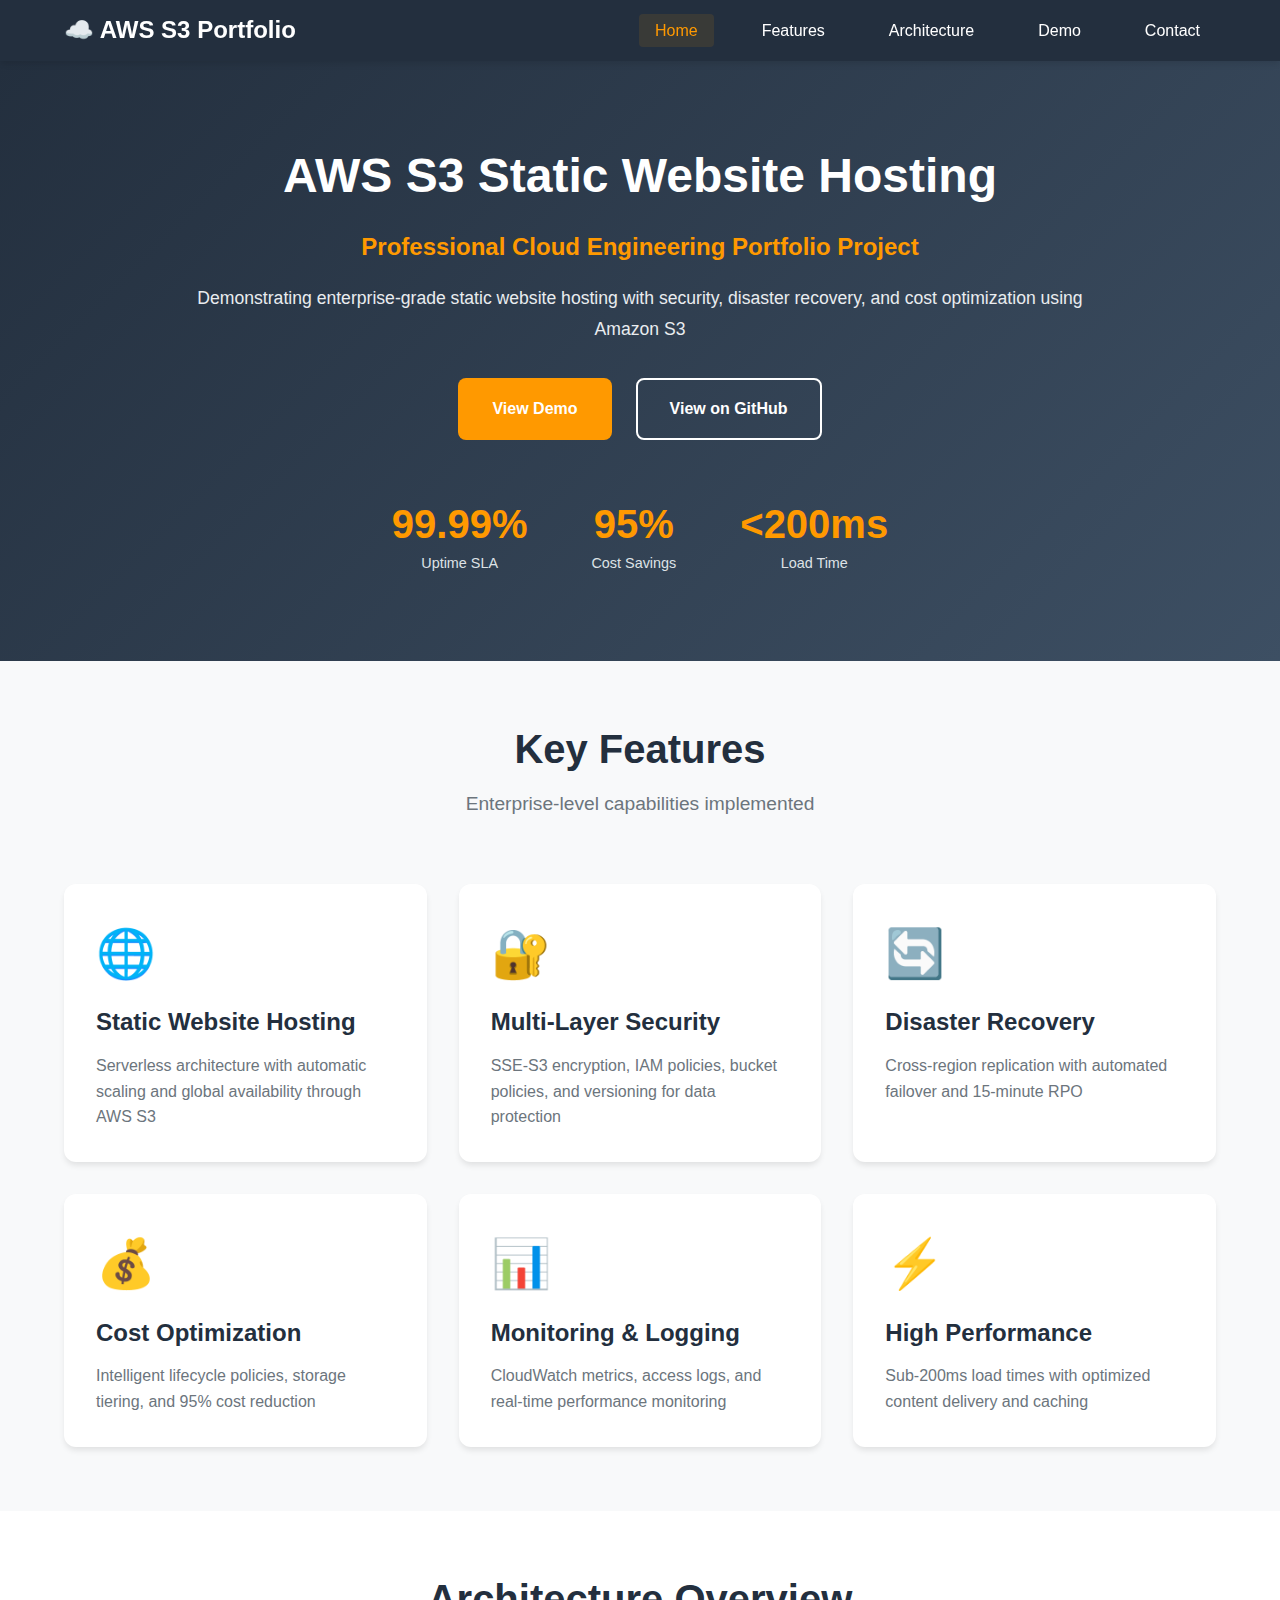
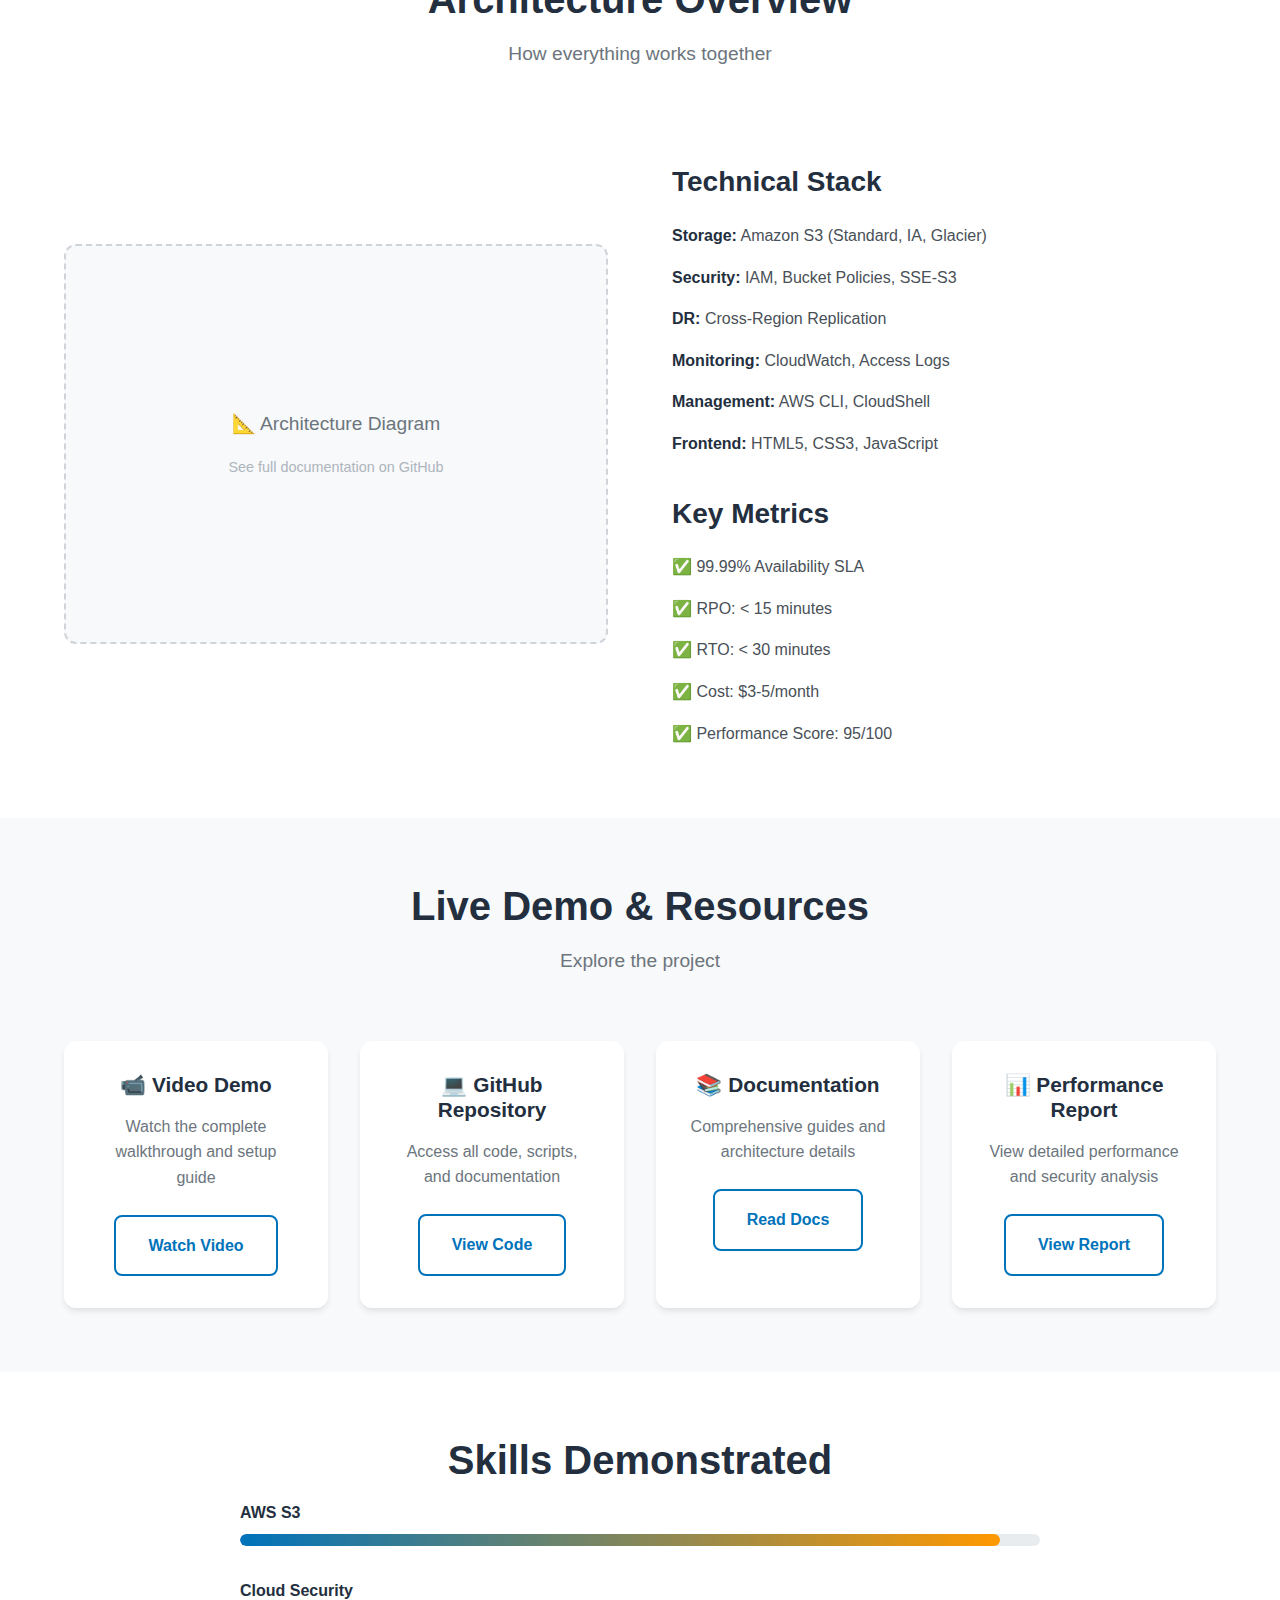
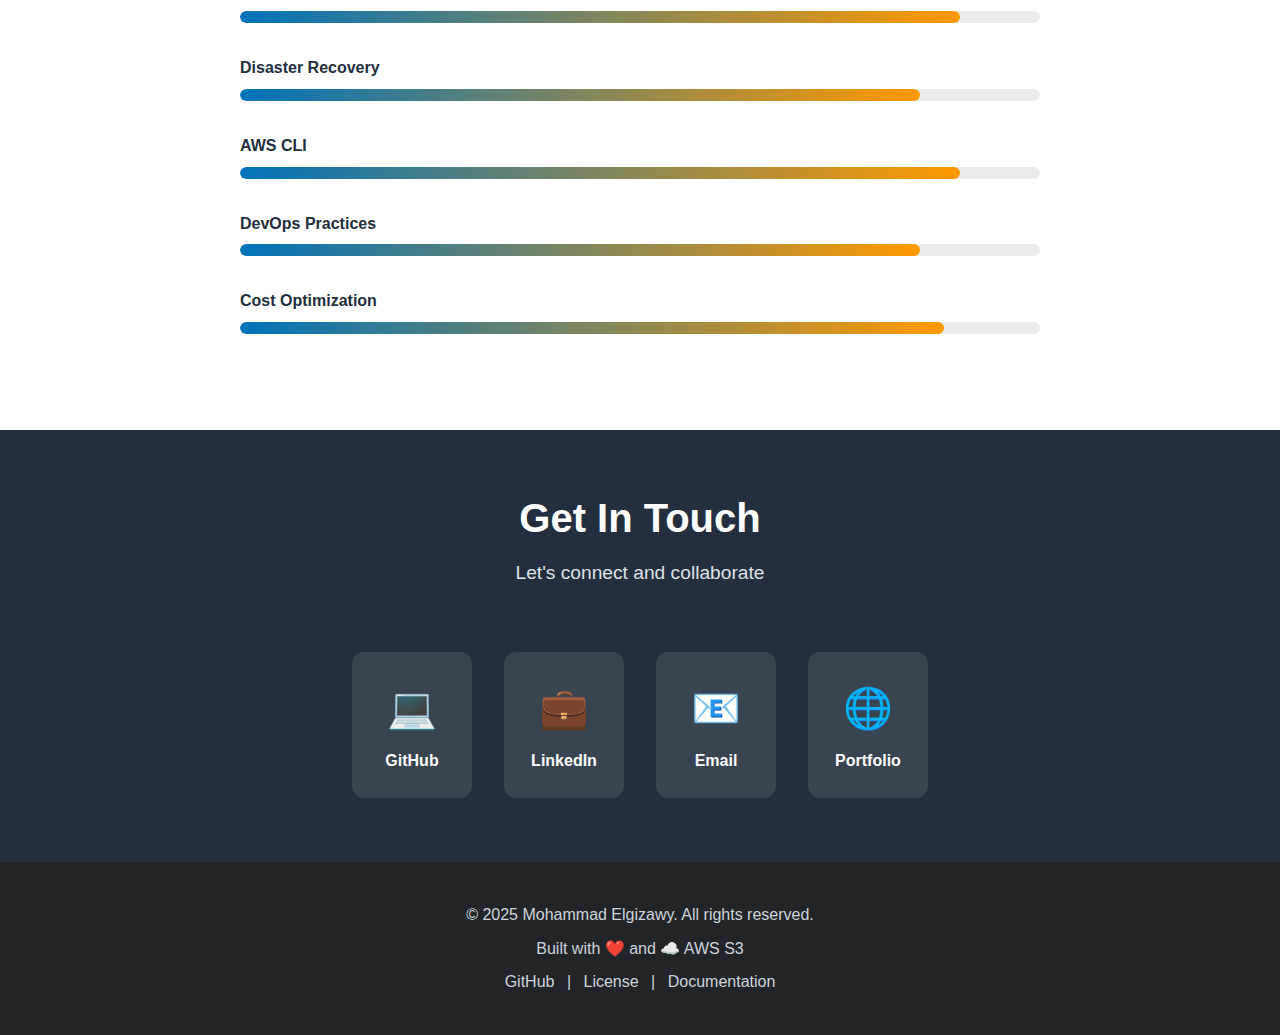
<file: website-files/index.html>
<!DOCTYPE html>
<html lang="en">
  <head>
    <meta charset="UTF-8" />
    <meta name="viewport" content="width=device-width, initial-scale=1.0" />
    <meta
      name="description"
      content="AWS S3 Static Website Hosting Portfolio Project - Professional cloud engineering demonstration"
    />
    <meta
      name="keywords"
      content="AWS, S3, Cloud Computing, Static Website, Portfolio"
    />
    <meta name="author" content="Mohammad Elgizawy" />
    <title>AWS S3 Portfolio Project | Cloud Engineering</title>
    <link rel="stylesheet" href="css/styles.css" />
    <link rel="stylesheet" href="css/responsive.css" />
  </head>
  <body>
    <!-- Header -->
    <header class="header">
      <nav class="navbar">
        <div class="container">
          <div class="logo">
            <h2>☁️ AWS S3 Portfolio</h2>
          </div>
          <ul class="nav-menu">
            <li><a href="#home" class="active">Home</a></li>
            <li><a href="#features">Features</a></li>
            <li><a href="#architecture">Architecture</a></li>
            <li><a href="#demo">Demo</a></li>
            <li><a href="#contact">Contact</a></li>
          </ul>
          <div class="hamburger">
            <span></span>
            <span></span>
            <span></span>
          </div>
        </div>
      </nav>
    </header>
    <!-- Hero Section -->
    <section id="home" class="hero">
      <div class="container">
        <div class="hero-content">
          <h1 class="hero-title">AWS S3 Static Website Hosting</h1>
          <p class="hero-subtitle">
            Professional Cloud Engineering Portfolio Project
          </p>
          <p class="hero-description">
            Demonstrating enterprise-grade static website hosting with security,
            disaster recovery, and cost optimization using Amazon S3
          </p>
          <div class="hero-buttons">
            <a href="#demo" class="btn btn-primary">View Demo</a>
            <a
              href="https://github.com/melgizawy/AWS-S3-Static-Website-Hosting"
              target="_blank"
              class="btn btn-secondary"
            >
              View on GitHub
            </a>
          </div>
          <div class="hero-stats">
            <div class="stat">
              <span class="stat-number">99.99%</span>
              <span class="stat-label">Uptime SLA</span>
            </div>
            <div class="stat">
              <span class="stat-number">95%</span>
              <span class="stat-label">Cost Savings</span>
            </div>
            <div class="stat">
              <span class="stat-number">&lt;200ms</span>
              <span class="stat-label">Load Time</span>
            </div>
          </div>
        </div>
      </div>
    </section>
    <!-- Features Section -->
    <section id="features" class="features">
      <div class="container">
        <h2 class="section-title">Key Features</h2>
        <p class="section-subtitle">
          Enterprise-level capabilities implemented
        </p>
        <div class="features-grid">
          <div class="feature-card">
            <div class="feature-icon">🌐</div>
            <h3>Static Website Hosting</h3>
            <p>
              Serverless architecture with automatic scaling and global
              availability through AWS S3
            </p>
          </div>
          <div class="feature-card">
            <div class="feature-icon">🔐</div>
            <h3>Multi-Layer Security</h3>
            <p>
              SSE-S3 encryption, IAM policies, bucket policies, and versioning
              for data protection
            </p>
          </div>
          <div class="feature-card">
            <div class="feature-icon">🔄</div>
            <h3>Disaster Recovery</h3>
            <p>
              Cross-region replication with automated failover and 15-minute RPO
            </p>
          </div>
          <div class="feature-card">
            <div class="feature-icon">💰</div>
            <h3>Cost Optimization</h3>
            <p>
              Intelligent lifecycle policies, storage tiering, and 95% cost
              reduction
            </p>
          </div>
          <div class="feature-card">
            <div class="feature-icon">📊</div>
            <h3>Monitoring & Logging</h3>
            <p>
              CloudWatch metrics, access logs, and real-time performance
              monitoring
            </p>
          </div>
          <div class="feature-card">
            <div class="feature-icon">⚡</div>
            <h3>High Performance</h3>
            <p>
              Sub-200ms load times with optimized content delivery and caching
            </p>
          </div>
        </div>
      </div>
    </section>
    <!-- Architecture Section -->
    <section id="architecture" class="architecture">
      <div class="container">
        <h2 class="section-title">Architecture Overview</h2>
        <p class="section-subtitle">How everything works together</p>
        <div class="architecture-content">
          <div class="architecture-diagram">
            <div class="diagram-placeholder">
              <p>📐 Architecture Diagram</p>
              <p class="small">See full documentation on GitHub</p>
            </div>
          </div>
          <div class="architecture-details">
            <h3>Technical Stack</h3>
            <ul class="tech-list">
              <li>
                <strong>Storage:</strong> Amazon S3 (Standard, IA, Glacier)
              </li>
              <li><strong>Security:</strong> IAM, Bucket Policies, SSE-S3</li>
              <li><strong>DR:</strong> Cross-Region Replication</li>
              <li><strong>Monitoring:</strong> CloudWatch, Access Logs</li>
              <li><strong>Management:</strong> AWS CLI, CloudShell</li>
              <li><strong>Frontend:</strong> HTML5, CSS3, JavaScript</li>
            </ul>
            <h3>Key Metrics</h3>
            <ul class="metrics-list">
              <li>✅ 99.99% Availability SLA</li>
              <li>✅ RPO: &lt; 15 minutes</li>
              <li>✅ RTO: &lt; 30 minutes</li>
              <li>✅ Cost: $3-5/month</li>
              <li>✅ Performance Score: 95/100</li>
            </ul>
          </div>
        </div>
      </div>
    </section>
    <!-- Demo Section -->
    <section id="demo" class="demo">
      <div class="container">
        <h2 class="section-title">Live Demo & Resources</h2>
        <p class="section-subtitle">Explore the project</p>
        <div class="demo-grid">
          <div class="demo-card">
            <h3>📹 Video Demo</h3>
            <p>Watch the complete walkthrough and setup guide</p>
            <a
              href="https://youtube.com/watch?v=your-video"
              target="_blank"
              class="btn btn-outline"
              >Watch Video</a
            >
          </div>
          <div class="demo-card">
            <h3>💻 GitHub Repository</h3>
            <p>Access all code, scripts, and documentation</p>
            <a
              href="https://github.com/melgizawy/AWS-S3-Static-Website-Hosting"
              target="_blank"
              class="btn btn-outline"
              >View Code</a
            >
          </div>
          <div class="demo-card">
            <h3>📚 Documentation</h3>
            <p>Comprehensive guides and architecture details</p>
            <a
              href="https://github.com/melgizawy/AWS-S3-Static-Website-Hosting/wiki"
              target="_blank"
              class="btn btn-outline"
              >Read Docs</a
            >
          </div>
          <div class="demo-card">
            <h3>📊 Performance Report</h3>
            <p>View detailed performance and security analysis</p>
            <a href="#" class="btn btn-outline">View Report</a>
          </div>
        </div>
      </div>
    </section>
    <!-- Skills Section -->
    <section class="skills">
      <div class="container">
        <h2 class="section-title">Skills Demonstrated</h2>
        <div class="skills-grid">
          <div class="skill-item">
            <span class="skill-name">AWS S3</span>
            <div class="skill-bar">
              <div class="skill-progress" style="width: 95%"></div>
            </div>
          </div>
          <div class="skill-item">
            <span class="skill-name">Cloud Security</span>
            <div class="skill-bar">
              <div class="skill-progress" style="width: 90%"></div>
            </div>
          </div>
          <div class="skill-item">
            <span class="skill-name">Disaster Recovery</span>
            <div class="skill-bar">
              <div class="skill-progress" style="width: 85%"></div>
            </div>
          </div>
          <div class="skill-item">
            <span class="skill-name">AWS CLI</span>
            <div class="skill-bar">
              <div class="skill-progress" style="width: 90%"></div>
            </div>
          </div>
          <div class="skill-item">
            <span class="skill-name">DevOps Practices</span>
            <div class="skill-bar">
              <div class="skill-progress" style="width: 85%"></div>
            </div>
          </div>
          <div class="skill-item">
            <span class="skill-name">Cost Optimization</span>
            <div class="skill-bar">
              <div class="skill-progress" style="width: 88%"></div>
            </div>
          </div>
        </div>
      </div>
    </section>
    <!-- Contact Section -->
    <section id="contact" class="contact">
      <div class="container">
        <h2 class="section-title">Get In Touch</h2>
        <p class="section-subtitle">Let's connect and collaborate</p>
        <div class="contact-links">
          <a
            href="https://github.com/melgizawy"
            target="_blank"
            class="contact-link"
          >
            <span class="icon">💻</span>
            <span>GitHub</span>
          </a>
          <a
            href="https://linkedin.com/in/yourprofile"
            target="_blank"
            class="contact-link"
          >
            <span class="icon">💼</span>
            <span>LinkedIn</span>
          </a>
          <a href="mailto:dr.gizawy@cu.edu.eg" class="contact-link">
            <span class="icon">📧</span>
            <span>Email</span>
          </a>
          <a
            href="https://melgizawy.com"
            target="_blank"
            class="contact-link"
          >
            <span class="icon">🌐</span>
            <span>Portfolio</span>
          </a>
        </div>
      </div>
    </section>
    <!-- Footer -->
    <footer class="footer">
      <div class="container">
        <p>&copy; 2025 Mohammad Elgizawy. All rights reserved.</p>
        <p>Built with ❤️ and ☁️ AWS S3</p>
        <p class="footer-links">
          <a href="https://github.com/melgizawy/AWS-S3-Static-Website-Hosting"
            >GitHub</a
          >
          |
          <a
            href="https://github.com/melgizawy/AWS-S3-Static-Website-Hosting/blob/main/LICENSE"
            >License</a
          >
          |
          <a
            href="https://github.com/melgizawy/AWS-S3-Static-Website-Hosting/blob/main/documentation/ARCHITECTURE.md"
            >Documentation</a
          >
        </p>
      </div>
    </footer>
    <script src="js/main.js"></script>
  </body>
</html>
</file>
<file: website-files/css/styles.css>
/* =====================================================
   AWS S3 Portfolio - Main Stylesheet
   ===================================================== */

/* CSS Variables */
:root {
    /* AWS Brand Colors */
    --aws-orange: #FF9900;
    --aws-dark: #232F3E;
    --aws-light: #F5F5F5;
    
    /* Primary Colors */
    --primary-color: #FF9900;
    --secondary-color: #232F3E;
    --accent-color: #0073BB;
    
    /* Neutral Colors */
    --white: #FFFFFF;
    --black: #000000;
    --gray-100: #F8F9FA;
    --gray-200: #E9ECEF;
    --gray-300: #DEE2E6;
    --gray-400: #CED4DA;
    --gray-500: #ADB5BD;
    --gray-600: #6C757D;
    --gray-700: #495057;
    --gray-800: #343A40;
    --gray-900: #212529;
    
    /* Semantic Colors */
    --success: #28A745;
    --info: #17A2B8;
    --warning: #FFC107;
    --danger: #DC3545;
    
    /* Typography */
    --font-primary: -apple-system, BlinkMacSystemFont, 'Segoe UI', Roboto, Oxygen, Ubuntu, Cantarell, sans-serif;
    --font-mono: 'Courier New', Courier, monospace;
    
    /* Spacing */
    --spacing-xs: 0.25rem;
    --spacing-sm: 0.5rem;
    --spacing-md: 1rem;
    --spacing-lg: 1.5rem;
    --spacing-xl: 2rem;
    --spacing-2xl: 3rem;
    --spacing-3xl: 4rem;
    
    /* Border Radius */
    --radius-sm: 4px;
    --radius-md: 8px;
    --radius-lg: 12px;
    --radius-xl: 16px;
    --radius-full: 9999px;
    
    /* Shadows */
    --shadow-sm: 0 1px 2px 0 rgba(0, 0, 0, 0.05);
    --shadow-md: 0 4px 6px -1px rgba(0, 0, 0, 0.1);
    --shadow-lg: 0 10px 15px -3px rgba(0, 0, 0, 0.1);
    --shadow-xl: 0 20px 25px -5px rgba(0, 0, 0, 0.1);
    
    /* Transitions */
    --transition-fast: 150ms ease;
    --transition-base: 300ms ease;
    --transition-slow: 500ms ease;
}

/* =====================================================
   Reset & Base Styles
   ===================================================== */

* {
    margin: 0;
    padding: 0;
    box-sizing: border-box;
}

html {
    font-size: 16px;
    scroll-behavior: smooth;
}

body {
    font-family: var(--font-primary);
    line-height: 1.6;
    color: var(--gray-800);
    background-color: var(--white);
    -webkit-font-smoothing: antialiased;
    -moz-osx-font-smoothing: grayscale;
}

/* =====================================================
   Typography
   ===================================================== */

h1, h2, h3, h4, h5, h6 {
    margin-bottom: var(--spacing-md);
    font-weight: 700;
    line-height: 1.2;
    color: var(--secondary-color);
}

h1 { font-size: 2.5rem; }
h2 { font-size: 2rem; }
h3 { font-size: 1.75rem; }
h4 { font-size: 1.5rem; }
h5 { font-size: 1.25rem; }
h6 { font-size: 1rem; }

p {
    margin-bottom: var(--spacing-md);
}

a {
    color: var(--accent-color);
    text-decoration: none;
    transition: color var(--transition-fast);
}

a:hover {
    color: var(--primary-color);
}

/* =====================================================
   Container & Layout
   ===================================================== */

.container {
    max-width: 1200px;
    margin: 0 auto;
    padding: 0 var(--spacing-lg);
}

/* =====================================================
   Header & Navigation
   ===================================================== */

.header {
    background-color: var(--secondary-color);
    padding: var(--spacing-md) 0;
    position: sticky;
    top: 0;
    z-index: 1000;
    box-shadow: var(--shadow-md);
}

.navbar {
    display: flex;
    align-items: center;
}

.navbar .container {
    display: flex;
    justify-content: space-between;
    align-items: center;
    width: 100%;
}

.logo h2 {
    color: var(--white);
    margin: 0;
    font-size: 1.5rem;
}

.nav-menu {
    display: flex;
    list-style: none;
    gap: var(--spacing-xl);
}

.nav-menu li a {
    color: var(--white);
    font-weight: 500;
    transition: color var(--transition-fast);
    padding: var(--spacing-sm) var(--spacing-md);
    border-radius: var(--radius-sm);
}

.nav-menu li a:hover,
.nav-menu li a.active {
    color: var(--primary-color);
    background-color: rgba(255, 153, 0, 0.1);
}

.hamburger {
    display: none;
    flex-direction: column;
    cursor: pointer;
    gap: 4px;
}

.hamburger span {
    width: 25px;
    height: 3px;
    background-color: var(--white);
    border-radius: 2px;
    transition: all var(--transition-base);
}

/* =====================================================
   Hero Section
   ===================================================== */

.hero {
    background: linear-gradient(135deg, var(--secondary-color) 0%, #3d4f63 100%);
    color: var(--white);
    padding: var(--spacing-3xl) 0;
    min-height: 600px;
    display: flex;
    align-items: center;
}

.hero-content {
    text-align: center;
    max-width: 900px;
    margin: 0 auto;
}

.hero-title {
    font-size: 3rem;
    margin-bottom: var(--spacing-lg);
    color: var(--white);
    animation: fadeInUp 0.6s ease;
}

.hero-subtitle {
    font-size: 1.5rem;
    color: var(--primary-color);
    margin-bottom: var(--spacing-md);
    font-weight: 600;
    animation: fadeInUp 0.6s ease 0.2s backwards;
}

.hero-description {
    font-size: 1.1rem;
    margin-bottom: var(--spacing-xl);
    color: var(--gray-200);
    line-height: 1.8;
    animation: fadeInUp 0.6s ease 0.4s backwards;
}

.hero-buttons {
    display: flex;
    gap: var(--spacing-lg);
    justify-content: center;
    margin-bottom: var(--spacing-3xl);
    animation: fadeInUp 0.6s ease 0.6s backwards;
}

.hero-stats {
    display: flex;
    justify-content: center;
    gap: var(--spacing-3xl);
    margin-top: var(--spacing-3xl);
    animation: fadeInUp 0.6s ease 0.8s backwards;
}

.stat {
    display: flex;
    flex-direction: column;
    align-items: center;
}

.stat-number {
    font-size: 2.5rem;
    font-weight: 700;
    color: var(--primary-color);
    line-height: 1;
}

.stat-label {
    font-size: 0.9rem;
    color: var(--gray-300);
    margin-top: var(--spacing-sm);
}

/* =====================================================
   Buttons
   ===================================================== */

.btn {
    display: inline-block;
    padding: var(--spacing-md) var(--spacing-xl);
    border-radius: var(--radius-md);
    font-weight: 600;
    text-align: center;
    cursor: pointer;
    transition: all var(--transition-base);
    border: 2px solid transparent;
    font-size: 1rem;
}

.btn-primary {
    background-color: var(--primary-color);
    color: var(--white);
}

.btn-primary:hover {
    background-color: #e68a00;
    transform: translateY(-2px);
    box-shadow: var(--shadow-lg);
}

.btn-secondary {
    background-color: transparent;
    color: var(--white);
    border-color: var(--white);
}

.btn-secondary:hover {
    background-color: var(--white);
    color: var(--secondary-color);
}

.btn-outline {
    background-color: transparent;
    color: var(--accent-color);
    border-color: var(--accent-color);
}

.btn-outline:hover {
    background-color: var(--accent-color);
    color: var(--white);
}

/* =====================================================
   Section Styles
   ===================================================== */

section {
    padding: var(--spacing-3xl) 0;
}

.section-title {
    text-align: center;
    font-size: 2.5rem;
    margin-bottom: var(--spacing-md);
    color: var(--secondary-color);
}

.section-subtitle {
    text-align: center;
    font-size: 1.2rem;
    color: var(--gray-600);
    margin-bottom: var(--spacing-3xl);
}

/* =====================================================
   Features Section
   ===================================================== */

.features {
    background-color: var(--gray-100);
}

.features-grid {
    display: grid;
    grid-template-columns: repeat(auto-fit, minmax(300px, 1fr));
    gap: var(--spacing-xl);
}

.feature-card {
    background-color: var(--white);
    padding: var(--spacing-xl);
    border-radius: var(--radius-lg);
    box-shadow: var(--shadow-md);
    transition: transform var(--transition-base), box-shadow var(--transition-base);
}

.feature-card:hover {
    transform: translateY(-5px);
    box-shadow: var(--shadow-xl);
}

.feature-icon {
    font-size: 3rem;
    margin-bottom: var(--spacing-md);
}

.feature-card h3 {
    font-size: 1.5rem;
    margin-bottom: var(--spacing-md);
    color: var(--secondary-color);
}

.feature-card p {
    color: var(--gray-600);
    line-height: 1.6;
    margin: 0;
}

/* =====================================================
   Architecture Section
   ===================================================== */

.architecture-content {
    display: grid;
    grid-template-columns: 1fr 1fr;
    gap: var(--spacing-3xl);
    align-items: center;
}

.diagram-placeholder {
    background-color: var(--gray-100);
    border: 2px dashed var(--gray-400);
    border-radius: var(--radius-lg);
    padding: var(--spacing-3xl);
    text-align: center;
    min-height: 400px;
    display: flex;
    flex-direction: column;
    justify-content: center;
    align-items: center;
}

.diagram-placeholder p {
    font-size: 1.2rem;
    color: var(--gray-600);
    margin: var(--spacing-sm) 0;
}

.diagram-placeholder .small {
    font-size: 0.9rem;
    color: var(--gray-500);
}

.architecture-details h3 {
    margin-top: var(--spacing-xl);
    margin-bottom: var(--spacing-md);
}

.tech-list,
.metrics-list {
    list-style: none;
}

.tech-list li,
.metrics-list li {
    padding: var(--spacing-sm) 0;
    color: var(--gray-700);
}

.tech-list li strong {
    color: var(--secondary-color);
}

.metrics-list li {
    padding: var(--spacing-sm) 0;
}

/* =====================================================
   Demo Section
   ===================================================== */

.demo {
    background-color: var(--gray-100);
}

.demo-grid {
    display: grid;
    grid-template-columns: repeat(auto-fit, minmax(250px, 1fr));
    gap: var(--spacing-xl);
}

.demo-card {
    background-color: var(--white);
    padding: var(--spacing-xl);
    border-radius: var(--radius-lg);
    text-align: center;
    box-shadow: var(--shadow-md);
    transition: transform var(--transition-base);
}

.demo-card:hover {
    transform: translateY(-5px);
}

.demo-card h3 {
    font-size: 1.3rem;
    margin-bottom: var(--spacing-md);
}

.demo-card p {
    color: var(--gray-600);
    margin-bottom: var(--spacing-lg);
}

/* =====================================================
   Skills Section
   ===================================================== */

.skills {
    background-color: var(--white);
}

.skills-grid {
    max-width: 800px;
    margin: 0 auto;
}

.skill-item {
    margin-bottom: var(--spacing-xl);
}

.skill-name {
    display: block;
    margin-bottom: var(--spacing-sm);
    font-weight: 600;
    color: var(--secondary-color);
}

.skill-bar {
    width: 100%;
    height: 12px;
    background-color: var(--gray-200);
    border-radius: var(--radius-full);
    overflow: hidden;
}

.skill-progress {
    height: 100%;
    background: linear-gradient(90deg, var(--accent-color), var(--primary-color));
    border-radius: var(--radius-full);
    transition: width 1s ease;
}

/* =====================================================
   Contact Section
   ===================================================== */

.contact {
    background-color: var(--secondary-color);
    color: var(--white);
}

.contact .section-title {
    color: var(--white);
}

.contact .section-subtitle {
    color: var(--gray-300);
}

.contact-links {
    display: flex;
    justify-content: center;
    gap: var(--spacing-xl);
    flex-wrap: wrap;
}

.contact-link {
    display: flex;
    flex-direction: column;
    align-items: center;
    padding: var(--spacing-lg);
    background-color: rgba(255, 255, 255, 0.1);
    border-radius: var(--radius-lg);
    min-width: 120px;
    transition: all var(--transition-base);
}

.contact-link:hover {
    background-color: rgba(255, 255, 255, 0.2);
    transform: translateY(-5px);
}

.contact-link .icon {
    font-size: 2.5rem;
    margin-bottom: var(--spacing-sm);
}

.contact-link span:last-child {
    color: var(--white);
    font-weight: 600;
}

/* =====================================================
   Footer
   ===================================================== */

.footer {
    background-color: var(--gray-900);
    color: var(--gray-400);
    padding: var(--spacing-xl) 0;
    text-align: center;
}

.footer p {
    margin: var(--spacing-sm) 0;
}

.footer-links {
    margin-top: var(--spacing-md);
}

.footer-links a {
    color: var(--gray-400);
    margin: 0 var(--spacing-sm);
}

.footer-links a:hover {
    color: var(--primary-color);
}

/* =====================================================
   Animations
   ===================================================== */

@keyframes fadeInUp {
    from {
        opacity: 0;
        transform: translateY(30px);
    }
    to {
        opacity: 1;
        transform: translateY(0);
    }
}

@keyframes fadeIn {
    from { opacity: 0; }
    to { opacity: 1; }
}

/* =====================================================
   Utility Classes
   ===================================================== */

.text-center { text-align: center; }
.text-left { text-align: left; }
.text-right { text-align: right; }

.mt-0 { margin-top: 0; }
.mt-1 { margin-top: var(--spacing-sm); }
.mt-2 { margin-top: var(--spacing-md); }
.mt-3 { margin-top: var(--spacing-lg); }
.mt-4 { margin-top: var(--spacing-xl); }

.mb-0 { margin-bottom: 0; }
.mb-1 { margin-bottom: var(--spacing-sm); }
.mb-2 { margin-bottom: var(--spacing-md); }
.mb-3 { margin-bottom: var(--spacing-lg); }
.mb-4 { margin-bottom: var(--spacing-xl); }
</file>
<file: website-files/css/responsive.css>
/* =====================================================
   AWS S3 Portfolio - Responsive Styles
   Mobile-first responsive design
   ===================================================== */

/* =====================================================
   Tablet Devices (768px and below)
   ===================================================== */

@media (max-width: 768px) {
    
    /* Typography Adjustments */
    html {
        font-size: 14px;
    }
    
    h1 { font-size: 2rem; }
    h2 { font-size: 1.75rem; }
    h3 { font-size: 1.5rem; }
    
    /* Container */
    .container {
        padding: 0 var(--spacing-md);
    }
    
    /* Navigation */
    .nav-menu {
        position: fixed;
        left: -100%;
        top: 70px;
        flex-direction: column;
        background-color: var(--secondary-color);
        width: 100%;
        text-align: center;
        transition: left 0.3s ease;
        box-shadow: 0 10px 27px rgba(0, 0, 0, 0.3);
        padding: var(--spacing-lg) 0;
        gap: 0;
    }
    
    .nav-menu.active {
        left: 0;
    }
    
    .nav-menu li {
        margin: var(--spacing-md) 0;
    }
    
    .nav-menu li a {
        display: block;
        padding: var(--spacing-md);
        font-size: 1.1rem;
    }
    
    .hamburger {
        display: flex;
    }
    
    /* Hero Section */
    .hero {
        padding: var(--spacing-2xl) 0;
        min-height: auto;
    }
    
    .hero-title {
        font-size: 2rem;
    }
    
    .hero-subtitle {
        font-size: 1.2rem;
    }
    
    .hero-description {
        font-size: 1rem;
    }
    
    .hero-buttons {
        flex-direction: column;
        gap: var(--spacing-md);
    }
    
    .hero-buttons .btn {
        width: 100%;
        max-width: 300px;
    }
    
    .hero-stats {
        flex-direction: column;
        gap: var(--spacing-xl);
    }
    
    .stat-number {
        font-size: 2rem;
    }
    
    /* Features Grid */
    .features-grid {
        grid-template-columns: 1fr;
        gap: var(--spacing-lg);
    }
    
    .feature-card {
        padding: var(--spacing-lg);
    }
    
    /* Architecture Section */
    .architecture-content {
        grid-template-columns: 1fr;
        gap: var(--spacing-xl);
    }
    
    .diagram-placeholder {
        min-height: 300px;
        padding: var(--spacing-xl);
    }
    
    /* Demo Grid */
    .demo-grid {
        grid-template-columns: 1fr;
        gap: var(--spacing-lg);
    }
    
    /* Skills Section */
    .skill-item {
        margin-bottom: var(--spacing-lg);
    }
    
    /* Contact Links */
    .contact-links {
        gap: var(--spacing-md);
    }
    
    .contact-link {
        min-width: 100px;
        padding: var(--spacing-md);
    }
    
    .contact-link .icon {
        font-size: 2rem;
    }
    
    /* Section Padding */
    section {
        padding: var(--spacing-2xl) 0;
    }
    
    .section-title {
        font-size: 2rem;
    }
    
    .section-subtitle {
        font-size: 1rem;
    }
}

/* =====================================================
   Mobile Devices (480px and below)
   ===================================================== */

@media (max-width: 480px) {
    
    /* Typography */
    html {
        font-size: 14px;
    }
    
    h1 { font-size: 1.75rem; }
    h2 { font-size: 1.5rem; }
    h3 { font-size: 1.25rem; }
    
    /* Container */
    .container {
        padding: 0 var(--spacing-sm);
    }
    
    /* Hero Section */
    .hero {
        padding: var(--spacing-xl) 0;
    }
    
    .hero-title {
        font-size: 1.75rem;
    }
    
    .hero-subtitle {
        font-size: 1.1rem;
    }
    
    .hero-description {
        font-size: 0.95rem;
    }
    
    .hero-stats {
        gap: var(--spacing-lg);
    }
    
    .stat-number {
        font-size: 1.75rem;
    }
    
    .stat-label {
        font-size: 0.85rem;
    }
    
    /* Buttons */
    .btn {
        padding: var(--spacing-sm) var(--spacing-lg);
        font-size: 0.95rem;
    }
    
    .hero-buttons .btn {
        width: 100%;
    }
    
    /* Feature Cards */
    .feature-card {
        padding: var(--spacing-md);
    }
    
    .feature-icon {
        font-size: 2.5rem;
    }
    
    .feature-card h3 {
        font-size: 1.25rem;
    }
    
    .feature-card p {
        font-size: 0.9rem;
    }
    
    /* Demo Cards */
    .demo-card {
        padding: var(--spacing-md);
    }
    
    .demo-card h3 {
        font-size: 1.2rem;
    }
    
    /* Skills */
    .skill-bar {
        height: 10px;
    }
    
    /* Contact */
    .contact-links {
        flex-direction: column;
        align-items: stretch;
    }
    
    .contact-link {
        width: 100%;
        max-width: 300px;
        margin: 0 auto;
    }
    
    /* Section Spacing */
    section {
        padding: var(--spacing-xl) 0;
    }
    
    .section-title {
        font-size: 1.75rem;
        margin-bottom: var(--spacing-sm);
    }
    
    .section-subtitle {
        font-size: 0.95rem;
        margin-bottom: var(--spacing-xl);
    }
    
    /* Architecture */
    .diagram-placeholder {
        min-height: 250px;
        padding: var(--spacing-lg);
    }
    
    .diagram-placeholder p {
        font-size: 1rem;
    }
    
    /* Navigation */
    .logo h2 {
        font-size: 1.2rem;
    }
    
    .nav-menu li a {
        font-size: 1rem;
    }
}

/* =====================================================
   Large Tablets (between 768px and 1024px)
   ===================================================== */

@media (min-width: 769px) and (max-width: 1024px) {
    
    /* Features Grid - 2 columns */
    .features-grid {
        grid-template-columns: repeat(2, 1fr);
    }
    
    /* Demo Grid - 2 columns */
    .demo-grid {
        grid-template-columns: repeat(2, 1fr);
    }
    
    /* Architecture stays single column for clarity */
    .architecture-content {
        grid-template-columns: 1fr;
    }
}

/* =====================================================
   Landscape Orientation
   ===================================================== */

@media (max-height: 600px) and (orientation: landscape) {
    
    .hero {
        min-height: auto;
        padding: var(--spacing-xl) 0;
    }
    
    .hero-stats {
        margin-top: var(--spacing-xl);
    }
    
    section {
        padding: var(--spacing-xl) 0;
    }
}

/* =====================================================
   Print Styles
   ===================================================== */

@media print {
    
    .header,
    .hamburger,
    .hero-buttons,
    .contact-links,
    .footer {
        display: none;
    }
    
    body {
        color: black;
        background: white;
    }
    
    .hero {
        background: white;
        color: black;
    }
    
    .section-title,
    .hero-title {
        color: black;
    }
    
    a {
        color: black;
        text-decoration: underline;
    }
    
    .feature-card,
    .demo-card {
        break-inside: avoid;
        page-break-inside: avoid;
    }
}

/* =====================================================
   Reduced Motion (Accessibility)
   ===================================================== */

@media (prefers-reduced-motion: reduce) {
    
    * {
        animation: none !important;
        transition: none !important;
    }
    
    html {
        scroll-behavior: auto;
    }
}

/* =====================================================
   High Contrast Mode (Accessibility)
   ===================================================== */

@media (prefers-contrast: high) {
    
    :root {
        --primary-color: #FFB700;
        --secondary-color: #000000;
    }
    
    .btn-primary,
    .btn-secondary {
        border: 3px solid currentColor;
    }
    
    .feature-card,
    .demo-card {
        border: 2px solid var(--gray-600);
    }
}

/* =====================================================
   Dark Mode (Future Enhancement)
   ===================================================== */

@media (prefers-color-scheme: dark) {
    /* 
    Uncomment to enable dark mode support
    
    :root {
        --white: #1a1a1a;
        --black: #ffffff;
        --gray-100: #2d2d2d;
    }
    
    body {
        background-color: #1a1a1a;
        color: #ffffff;
    }
    */
}

/* =====================================================
   Touch Device Optimizations
   ===================================================== */

@media (hover: none) and (pointer: coarse) {
    
    /* Larger touch targets */
    .btn {
        min-height: 44px;
        min-width: 44px;
    }
    
    .nav-menu li a {
        padding: var(--spacing-lg);
    }
    
    /* Remove hover effects on touch devices */
    .feature-card:hover,
    .demo-card:hover,
    .btn:hover {
        transform: none;
    }
    
    /* Add active states instead */
    .btn:active {
        transform: scale(0.98);
    }
    
    .feature-card:active,
    .demo-card:active {
        transform: scale(0.98);
    }
}
</file>
